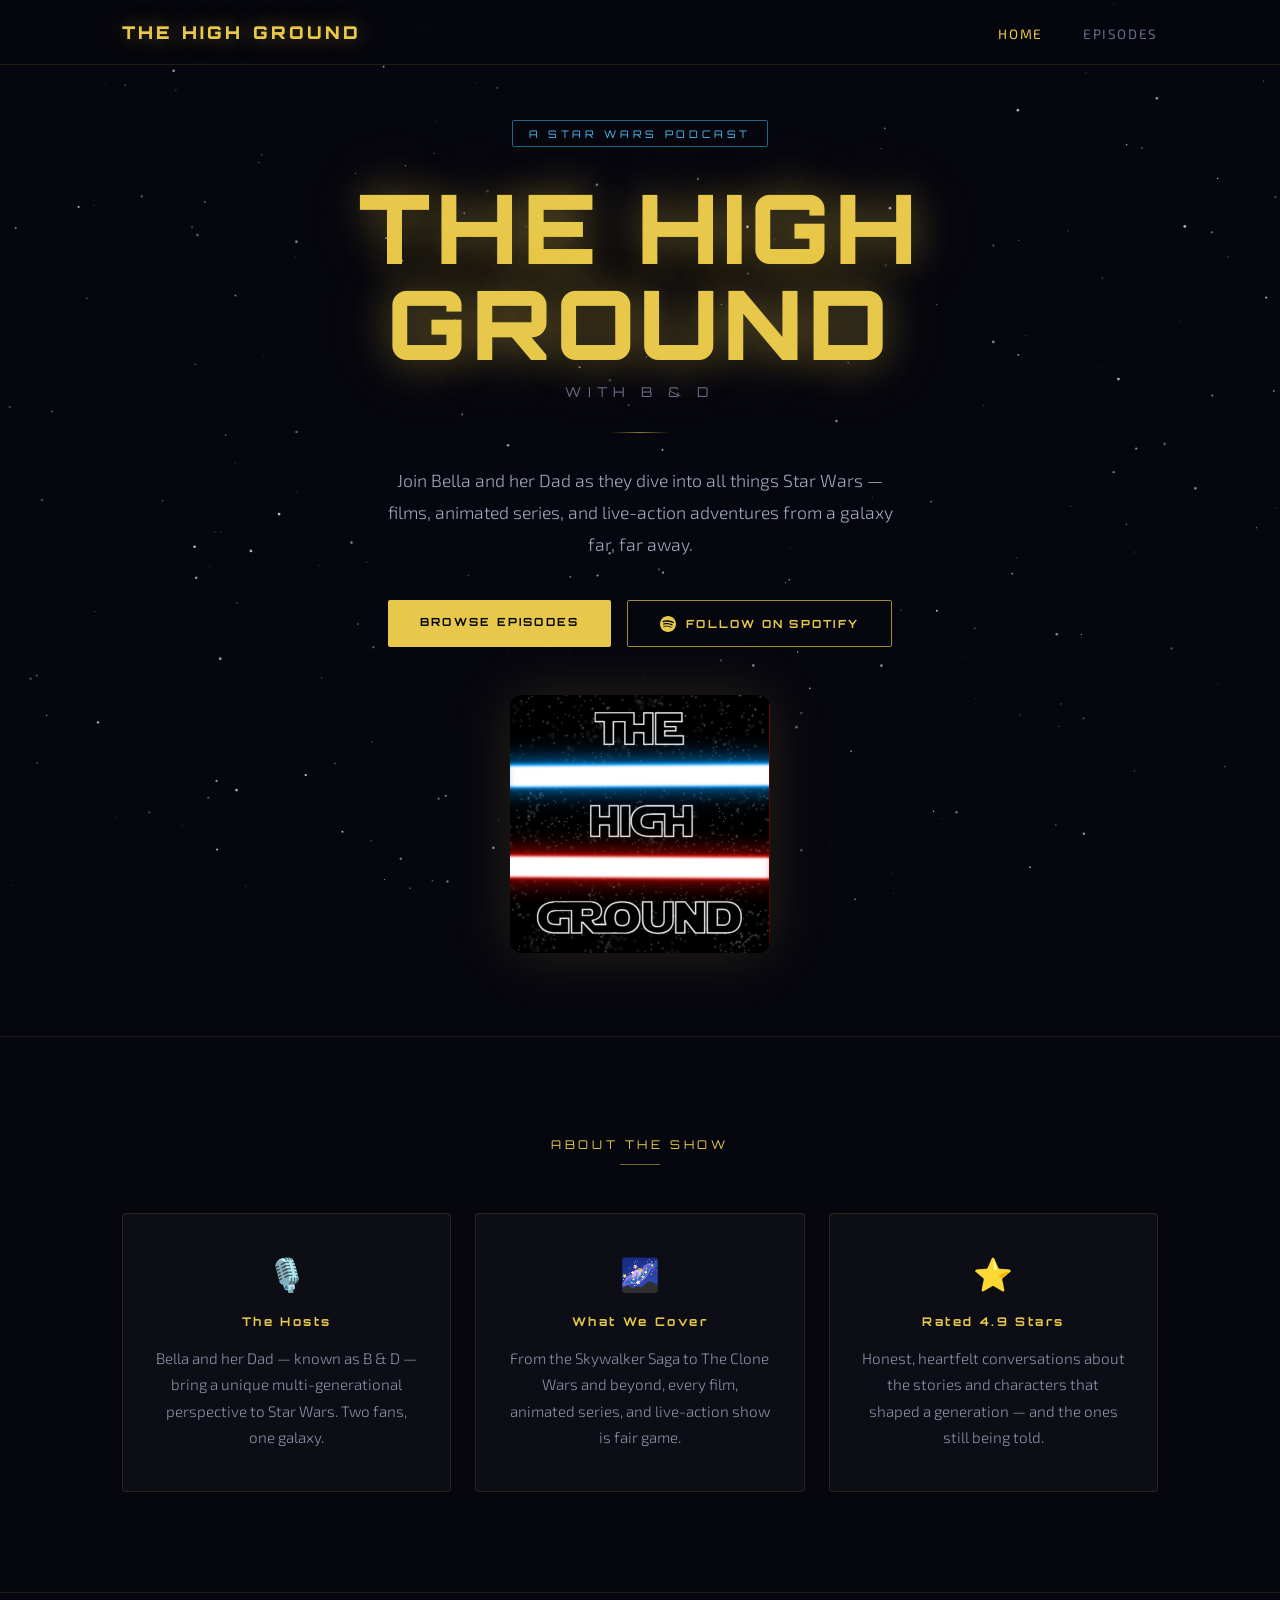
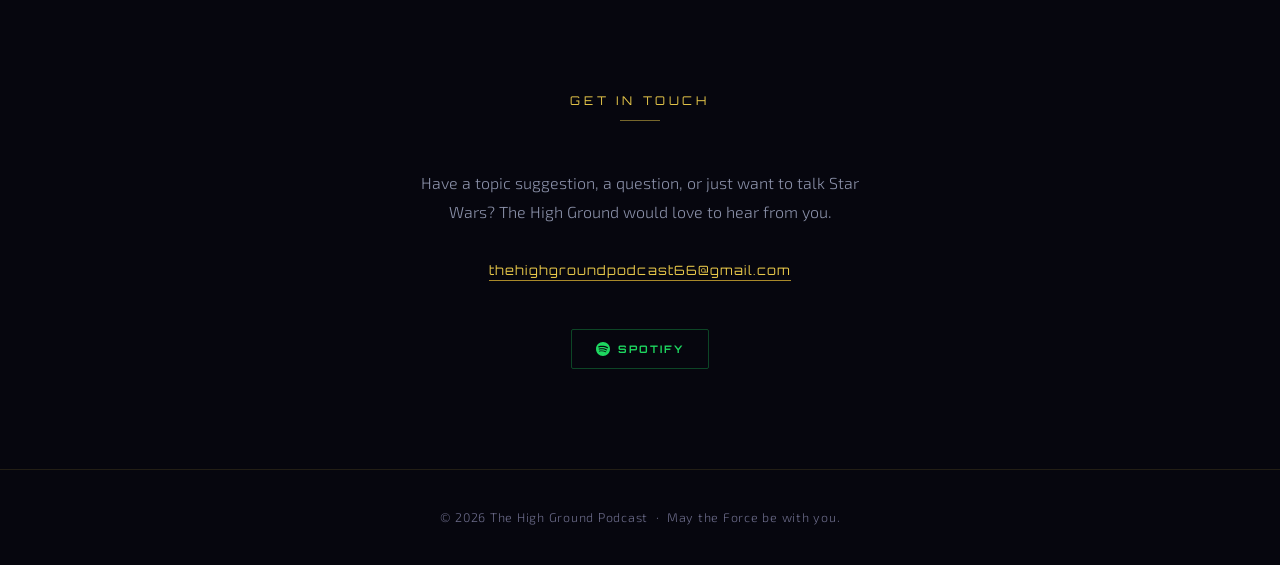
<file: index.html>
<!DOCTYPE html>
<html lang="en">
<head>
  <meta charset="UTF-8" />
  <meta name="viewport" content="width=device-width, initial-scale=1.0" />
  <title>The High Ground — A Star Wars Podcast</title>
  <meta name="description" content="The High Ground is a Star Wars podcast hosted by Bella and her Dad, exploring films, animated series, and live-action adventures in a galaxy far, far away." />
  <link rel="stylesheet" href="style.css" />
</head>
<body>

  <canvas id="starfield"></canvas>

  <nav>
    <div class="nav-inner">
      <a href="index.html" class="nav-logo">THE HIGH GROUND</a>
      <ul class="nav-links">
        <li><a href="index.html" class="active">Home</a></li>
        <li><a href="episodes.html">Episodes</a></li>
      </ul>
    </div>
  </nav>

  <section class="hero">
    <div class="hero-inner">
      <div class="hero-badge">A Star Wars Podcast</div>
      <h1 class="hero-title">THE HIGH<br>GROUND</h1>
      <p class="hero-subtitle">WITH B &amp; D</p>
      <div class="hero-divider"></div>
      <p class="hero-desc">
        Join Bella and her Dad as they dive into all things Star Wars —
        films, animated series, and live-action adventures from a galaxy
        far, far away.
      </p>
      <div class="hero-buttons">
        <a href="episodes.html" class="btn-primary">Browse Episodes</a>
        <a href="https://open.spotify.com/show/5GKii3gvd8FC4fZ7VVZdjR" target="_blank" rel="noopener" class="btn-outline">
          <svg viewBox="0 0 24 24" xmlns="http://www.w3.org/2000/svg">
            <path d="M12 0C5.4 0 0 5.4 0 12s5.4 12 12 12 12-5.4 12-12S18.66 0 12 0zm5.521 17.34c-.24.359-.66.48-1.021.24-2.82-1.74-6.36-2.101-10.561-1.141-.418.122-.779-.179-.899-.539-.12-.421.18-.78.54-.9 4.56-1.021 8.52-.6 11.64 1.32.42.18.479.659.301 1.02zm1.44-3.3c-.301.42-.841.6-1.262.3-3.239-1.98-8.159-2.58-11.939-1.38-.479.12-1.02-.12-1.14-.6-.12-.48.12-1.021.6-1.141C9.6 9.9 15 10.561 18.72 12.84c.361.181.54.78.241 1.2zm.12-3.36C15.24 8.4 8.82 8.16 5.16 9.301c-.6.179-1.2-.181-1.38-.721-.18-.601.18-1.2.72-1.381 4.26-1.26 11.28-1.02 15.721 1.621.539.3.719 1.02.419 1.56-.299.421-1.02.599-1.559.3z"/>
          </svg>
          Follow on Spotify
        </a>
      </div>
      <div class="hero-logo">
        <img src="highground.png" alt="The High Ground Podcast" />
      </div>
    </div>
  </section>

  <section class="about">
    <div class="container">
      <p class="section-title">ABOUT THE SHOW</p>
      <div class="about-grid">
        <div class="about-card">
          <div class="card-icon">🎙️</div>
          <h3>The Hosts</h3>
          <p>Bella and her Dad — known as B &amp; D — bring a unique multi-generational perspective to Star Wars. Two fans, one galaxy.</p>
        </div>
        <div class="about-card">
          <div class="card-icon">🌌</div>
          <h3>What We Cover</h3>
          <p>From the Skywalker Saga to The Clone Wars and beyond, every film, animated series, and live-action show is fair game.</p>
        </div>
        <div class="about-card">
          <div class="card-icon">⭐</div>
          <h3>Rated 4.9 Stars</h3>
          <p>Honest, heartfelt conversations about the stories and characters that shaped a generation — and the ones still being told.</p>
        </div>
      </div>
    </div>
  </section>

  <section class="contact">
    <div class="container">
      <p class="section-title">GET IN TOUCH</p>
      <p class="contact-text">
        Have a topic suggestion, a question, or just want to talk Star Wars?
        The High Ground would love to hear from you.
      </p>
      <a href="mailto:thehighgroundpodcast66@gmail.com" class="contact-email">
        thehighgroundpodcast66@gmail.com
      </a>
      <div class="social-links">
        <a href="https://open.spotify.com/show/5GKii3gvd8FC4fZ7VVZdjR" target="_blank" rel="noopener" class="social-link spotify">
          <svg viewBox="0 0 24 24" xmlns="http://www.w3.org/2000/svg">
            <path d="M12 0C5.4 0 0 5.4 0 12s5.4 12 12 12 12-5.4 12-12S18.66 0 12 0zm5.521 17.34c-.24.359-.66.48-1.021.24-2.82-1.74-6.36-2.101-10.561-1.141-.418.122-.779-.179-.899-.539-.12-.421.18-.78.54-.9 4.56-1.021 8.52-.6 11.64 1.32.42.18.479.659.301 1.02zm1.44-3.3c-.301.42-.841.6-1.262.3-3.239-1.98-8.159-2.58-11.939-1.38-.479.12-1.02-.12-1.14-.6-.12-.48.12-1.021.6-1.141C9.6 9.9 15 10.561 18.72 12.84c.361.181.54.78.241 1.2zm.12-3.36C15.24 8.4 8.82 8.16 5.16 9.301c-.6.179-1.2-.181-1.38-.721-.18-.601.18-1.2.72-1.381 4.26-1.26 11.28-1.02 15.721 1.621.539.3.719 1.02.419 1.56-.299.421-1.02.599-1.559.3z"/>
          </svg>
          Spotify
        </a>
      </div>
    </div>
  </section>

  <footer>
    <p>© 2026 The High Ground Podcast &nbsp;·&nbsp; May the Force be with you.</p>
  </footer>

  <script>
    // Starfield canvas
    (function () {
      const canvas = document.getElementById('starfield');
      const ctx = canvas.getContext('2d');
      let stars = [];

      function resize() {
        canvas.width = window.innerWidth;
        canvas.height = window.innerHeight;
      }

      function initStars() {
        stars = [];
        const count = Math.floor((canvas.width * canvas.height) / 4000);
        for (let i = 0; i < count; i++) {
          stars.push({
            x: Math.random() * canvas.width,
            y: Math.random() * canvas.height,
            r: Math.random() * 1.2 + 0.2,
            alpha: Math.random() * 0.7 + 0.15,
            speed: Math.random() * 0.015 + 0.003,
            phase: Math.random() * Math.PI * 2,
          });
        }
      }

      let frame = 0;
      function draw() {
        ctx.clearRect(0, 0, canvas.width, canvas.height);
        frame++;
        for (const s of stars) {
          const flicker = s.alpha + Math.sin(frame * s.speed + s.phase) * 0.12;
          ctx.beginPath();
          ctx.arc(s.x, s.y, s.r, 0, Math.PI * 2);
          ctx.fillStyle = `rgba(210, 220, 255, ${Math.max(0, flicker)})`;
          ctx.fill();
        }
        requestAnimationFrame(draw);
      }

      resize();
      initStars();
      draw();
      window.addEventListener('resize', () => { resize(); initStars(); });
    })();
  </script>

</body>
</html>
</file>
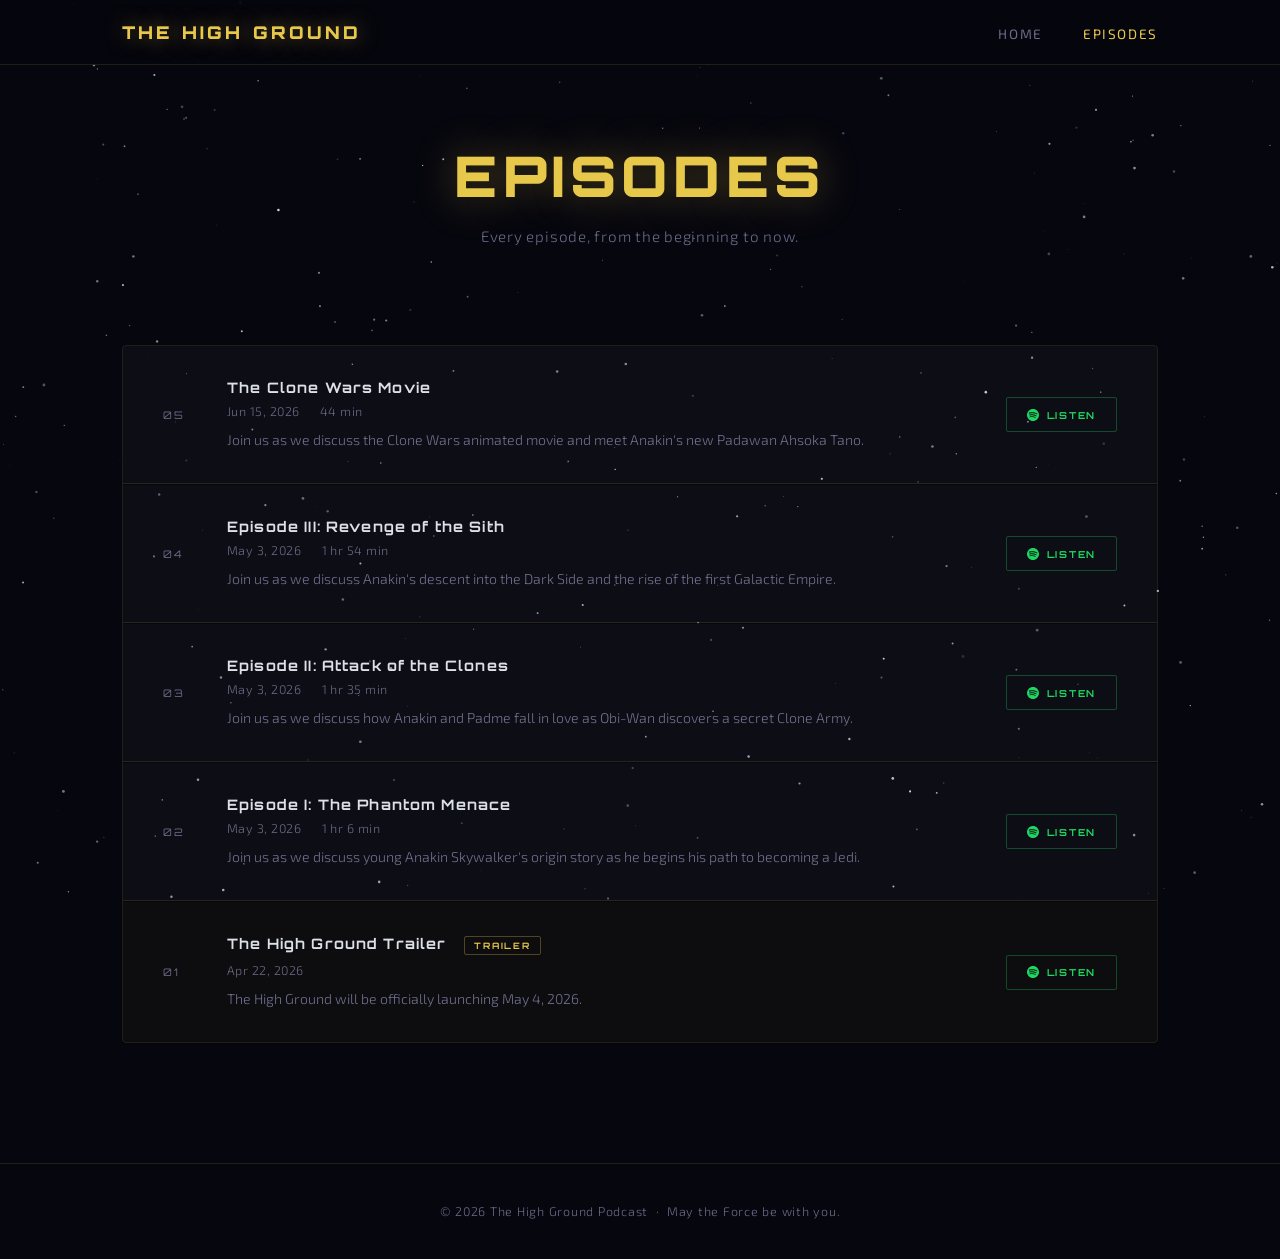
<file: episodes.html>
<!DOCTYPE html>
<html lang="en">
<head>
  <meta charset="UTF-8" />
  <meta name="viewport" content="width=device-width, initial-scale=1.0" />
  <title>Episodes — The High Ground Podcast</title>
  <meta name="description" content="Every episode of The High Ground, a Star Wars podcast with Bella and her Dad." />
  <link rel="stylesheet" href="style.css" />
</head>
<body>

  <canvas id="starfield"></canvas>

  <nav>
    <div class="nav-inner">
      <a href="index.html" class="nav-logo">THE HIGH GROUND</a>
      <ul class="nav-links">
        <li><a href="index.html">Home</a></li>
        <li><a href="episodes.html" class="active">Episodes</a></li>
      </ul>
    </div>
  </nav>

  <div class="page-hero">
    <h1>EPISODES</h1>
    <p>Every episode, from the beginning to now.</p>
  </div>

  <section class="episodes-section">
    <div class="container">
      <div class="episodes-list">

        <!-- E5 — The Clone Wars Movie -->
        <div class="episode-card">
          <div class="episode-num">05</div>
          <div class="episode-info">
            <h3>The Clone Wars Movie</h3>
            <div class="episode-meta">
              <span>Jun 15, 2026</span>
              <span>44 min</span>
            </div>
            <p class="episode-desc">Join us as we discuss the Clone Wars animated movie and meet Anakin's new Padawan Ahsoka Tano.</p>
          </div>
          <a href="https://open.spotify.com/episode/3jdsCvDqf6NmgTaAHnm8cv" target="_blank" rel="noopener" class="listen-btn">
            <svg viewBox="0 0 24 24" xmlns="http://www.w3.org/2000/svg">
              <path d="M12 0C5.4 0 0 5.4 0 12s5.4 12 12 12 12-5.4 12-12S18.66 0 12 0zm5.521 17.34c-.24.359-.66.48-1.021.24-2.82-1.74-6.36-2.101-10.561-1.141-.418.122-.779-.179-.899-.539-.12-.421.18-.78.54-.9 4.56-1.021 8.52-.6 11.64 1.32.42.18.479.659.301 1.02zm1.44-3.3c-.301.42-.841.6-1.262.3-3.239-1.98-8.159-2.58-11.939-1.38-.479.12-1.02-.12-1.14-.6-.12-.48.12-1.021.6-1.141C9.6 9.9 15 10.561 18.72 12.84c.361.181.54.78.241 1.2zm.12-3.36C15.24 8.4 8.82 8.16 5.16 9.301c-.6.179-1.2-.181-1.38-.721-.18-.601.18-1.2.72-1.381 4.26-1.26 11.28-1.02 15.721 1.621.539.3.719 1.02.419 1.56-.299.421-1.02.599-1.559.3z"/>
            </svg>
            Listen
          </a>
        </div>

        <!-- E4 — Episode III -->
        <div class="episode-card">
          <div class="episode-num">04</div>
          <div class="episode-info">
            <h3>Episode III: Revenge of the Sith</h3>
            <div class="episode-meta">
              <span>May 3, 2026</span>
              <span>1 hr 54 min</span>
            </div>
            <p class="episode-desc">Join us as we discuss Anakin's descent into the Dark Side and the rise of the first Galactic Empire.</p>
          </div>
          <a href="https://open.spotify.com/episode/4E0ujdZoa60IMNTX7hCKYF" target="_blank" rel="noopener" class="listen-btn">
            <svg viewBox="0 0 24 24" xmlns="http://www.w3.org/2000/svg">
              <path d="M12 0C5.4 0 0 5.4 0 12s5.4 12 12 12 12-5.4 12-12S18.66 0 12 0zm5.521 17.34c-.24.359-.66.48-1.021.24-2.82-1.74-6.36-2.101-10.561-1.141-.418.122-.779-.179-.899-.539-.12-.421.18-.78.54-.9 4.56-1.021 8.52-.6 11.64 1.32.42.18.479.659.301 1.02zm1.44-3.3c-.301.42-.841.6-1.262.3-3.239-1.98-8.159-2.58-11.939-1.38-.479.12-1.02-.12-1.14-.6-.12-.48.12-1.021.6-1.141C9.6 9.9 15 10.561 18.72 12.84c.361.181.54.78.241 1.2zm.12-3.36C15.24 8.4 8.82 8.16 5.16 9.301c-.6.179-1.2-.181-1.38-.721-.18-.601.18-1.2.72-1.381 4.26-1.26 11.28-1.02 15.721 1.621.539.3.719 1.02.419 1.56-.299.421-1.02.599-1.559.3z"/>
            </svg>
            Listen
          </a>
        </div>

        <!-- E3 — Episode II -->
        <div class="episode-card">
          <div class="episode-num">03</div>
          <div class="episode-info">
            <h3>Episode II: Attack of the Clones</h3>
            <div class="episode-meta">
              <span>May 3, 2026</span>
              <span>1 hr 35 min</span>
            </div>
            <p class="episode-desc">Join us as we discuss how Anakin and Padme fall in love as Obi-Wan discovers a secret Clone Army.</p>
          </div>
          <a href="https://open.spotify.com/episode/1aezFEsAGzznCd3pJBnx1t" target="_blank" rel="noopener" class="listen-btn">
            <svg viewBox="0 0 24 24" xmlns="http://www.w3.org/2000/svg">
              <path d="M12 0C5.4 0 0 5.4 0 12s5.4 12 12 12 12-5.4 12-12S18.66 0 12 0zm5.521 17.34c-.24.359-.66.48-1.021.24-2.82-1.74-6.36-2.101-10.561-1.141-.418.122-.779-.179-.899-.539-.12-.421.18-.78.54-.9 4.56-1.021 8.52-.6 11.64 1.32.42.18.479.659.301 1.02zm1.44-3.3c-.301.42-.841.6-1.262.3-3.239-1.98-8.159-2.58-11.939-1.38-.479.12-1.02-.12-1.14-.6-.12-.48.12-1.021.6-1.141C9.6 9.9 15 10.561 18.72 12.84c.361.181.54.78.241 1.2zm.12-3.36C15.24 8.4 8.82 8.16 5.16 9.301c-.6.179-1.2-.181-1.38-.721-.18-.601.18-1.2.72-1.381 4.26-1.26 11.28-1.02 15.721 1.621.539.3.719 1.02.419 1.56-.299.421-1.02.599-1.559.3z"/>
            </svg>
            Listen
          </a>
        </div>

        <!-- E2 — Episode I -->
        <div class="episode-card">
          <div class="episode-num">02</div>
          <div class="episode-info">
            <h3>Episode I: The Phantom Menace</h3>
            <div class="episode-meta">
              <span>May 3, 2026</span>
              <span>1 hr 6 min</span>
            </div>
            <p class="episode-desc">Join us as we discuss young Anakin Skywalker's origin story as he begins his path to becoming a Jedi.</p>
          </div>
          <a href="https://open.spotify.com/episode/4Ccvby4X01M58rSmIYi1Au" target="_blank" rel="noopener" class="listen-btn">
            <svg viewBox="0 0 24 24" xmlns="http://www.w3.org/2000/svg">
              <path d="M12 0C5.4 0 0 5.4 0 12s5.4 12 12 12 12-5.4 12-12S18.66 0 12 0zm5.521 17.34c-.24.359-.66.48-1.021.24-2.82-1.74-6.36-2.101-10.561-1.141-.418.122-.779-.179-.899-.539-.12-.421.18-.78.54-.9 4.56-1.021 8.52-.6 11.64 1.32.42.18.479.659.301 1.02zm1.44-3.3c-.301.42-.841.6-1.262.3-3.239-1.98-8.159-2.58-11.939-1.38-.479.12-1.02-.12-1.14-.6-.12-.48.12-1.021.6-1.141C9.6 9.9 15 10.561 18.72 12.84c.361.181.54.78.241 1.2zm.12-3.36C15.24 8.4 8.82 8.16 5.16 9.301c-.6.179-1.2-.181-1.38-.721-.18-.601.18-1.2.72-1.381 4.26-1.26 11.28-1.02 15.721 1.621.539.3.719 1.02.419 1.56-.299.421-1.02.599-1.559.3z"/>
            </svg>
            Listen
          </a>
        </div>

        <!-- E1 — Trailer -->
        <div class="episode-card trailer">
          <div class="episode-num">01</div>
          <div class="episode-info">
            <h3>
              The High Ground Trailer
              <span class="trailer-badge">TRAILER</span>
            </h3>
            <div class="episode-meta">
              <span>Apr 22, 2026</span>
            </div>
            <p class="episode-desc">The High Ground will be officially launching May 4, 2026.</p>
          </div>
          <a href="https://open.spotify.com/episode/5pxEFJo1j4zo89kGMPMt5Y" target="_blank" rel="noopener" class="listen-btn">
            <svg viewBox="0 0 24 24" xmlns="http://www.w3.org/2000/svg">
              <path d="M12 0C5.4 0 0 5.4 0 12s5.4 12 12 12 12-5.4 12-12S18.66 0 12 0zm5.521 17.34c-.24.359-.66.48-1.021.24-2.82-1.74-6.36-2.101-10.561-1.141-.418.122-.779-.179-.899-.539-.12-.421.18-.78.54-.9 4.56-1.021 8.52-.6 11.64 1.32.42.18.479.659.301 1.02zm1.44-3.3c-.301.42-.841.6-1.262.3-3.239-1.98-8.159-2.58-11.939-1.38-.479.12-1.02-.12-1.14-.6-.12-.48.12-1.021.6-1.141C9.6 9.9 15 10.561 18.72 12.84c.361.181.54.78.241 1.2zm.12-3.36C15.24 8.4 8.82 8.16 5.16 9.301c-.6.179-1.2-.181-1.38-.721-.18-.601.18-1.2.72-1.381 4.26-1.26 11.28-1.02 15.721 1.621.539.3.719 1.02.419 1.56-.299.421-1.02.599-1.559.3z"/>
            </svg>
            Listen
          </a>
        </div>

      </div>
    </div>
  </section>

  <footer>
    <p>© 2026 The High Ground Podcast &nbsp;·&nbsp; May the Force be with you.</p>
  </footer>

  <script>
    (function () {
      const canvas = document.getElementById('starfield');
      const ctx = canvas.getContext('2d');
      let stars = [];

      function resize() {
        canvas.width = window.innerWidth;
        canvas.height = window.innerHeight;
      }

      function initStars() {
        stars = [];
        const count = Math.floor((canvas.width * canvas.height) / 4000);
        for (let i = 0; i < count; i++) {
          stars.push({
            x: Math.random() * canvas.width,
            y: Math.random() * canvas.height,
            r: Math.random() * 1.2 + 0.2,
            alpha: Math.random() * 0.7 + 0.15,
            speed: Math.random() * 0.015 + 0.003,
            phase: Math.random() * Math.PI * 2,
          });
        }
      }

      let frame = 0;
      function draw() {
        ctx.clearRect(0, 0, canvas.width, canvas.height);
        frame++;
        for (const s of stars) {
          const flicker = s.alpha + Math.sin(frame * s.speed + s.phase) * 0.12;
          ctx.beginPath();
          ctx.arc(s.x, s.y, s.r, 0, Math.PI * 2);
          ctx.fillStyle = `rgba(210, 220, 255, ${Math.max(0, flicker)})`;
          ctx.fill();
        }
        requestAnimationFrame(draw);
      }

      resize();
      initStars();
      draw();
      window.addEventListener('resize', () => { resize(); initStars(); });
    })();
  </script>

</body>
</html>
</file>
<file: style.css>
@import url('https://fonts.googleapis.com/css2?family=Orbitron:wght@400;700;900&family=Exo+2:ital,wght@0,300;0,400;0,600;1,300&display=swap');

*, *::before, *::after {
  box-sizing: border-box;
  margin: 0;
  padding: 0;
}

:root {
  --gold: #e8c84a;
  --gold-dim: #a8892a;
  --blue: #4fc3f7;
  --blue-dim: #1a6a8a;
  --bg: #06060e;
  --bg-mid: #0c0c1e;
  --text: #dce0e8;
  --muted: #6a6a88;
  --card-bg: rgba(255, 255, 255, 0.03);
  --card-border: rgba(232, 200, 74, 0.12);
}

html {
  scroll-behavior: smooth;
}

body {
  background-color: var(--bg);
  color: var(--text);
  font-family: 'Exo 2', sans-serif;
  font-weight: 300;
  min-height: 100vh;
  overflow-x: hidden;
}

/* ─── STARFIELD ─────────────────────────────────────────── */

#starfield {
  position: fixed;
  top: 0;
  left: 0;
  width: 100%;
  height: 100%;
  z-index: 0;
  pointer-events: none;
}

/* ─── NAV ─────────────────────────────────────────────────── */

nav {
  position: fixed;
  top: 0;
  left: 0;
  right: 0;
  z-index: 100;
  background: rgba(6, 6, 14, 0.85);
  backdrop-filter: blur(12px);
  border-bottom: 1px solid var(--card-border);
}

.nav-inner {
  max-width: 1100px;
  margin: 0 auto;
  padding: 0 2rem;
  height: 64px;
  display: flex;
  align-items: center;
  justify-content: space-between;
}

.nav-logo {
  font-family: 'Orbitron', sans-serif;
  font-weight: 900;
  font-size: 1.1rem;
  letter-spacing: 0.18em;
  color: var(--gold);
  text-decoration: none;
  text-shadow: 0 0 20px rgba(232, 200, 74, 0.5);
}

.nav-links {
  list-style: none;
  display: flex;
  gap: 2.5rem;
}

.nav-links a {
  text-decoration: none;
  color: var(--muted);
  font-family: 'Exo 2', sans-serif;
  font-weight: 400;
  font-size: 0.85rem;
  letter-spacing: 0.12em;
  text-transform: uppercase;
  transition: color 0.2s;
}

.nav-links a:hover,
.nav-links a.active {
  color: var(--gold);
}

/* ─── LAYOUT HELPERS ──────────────────────────────────────── */

.container {
  position: relative;
  z-index: 1;
  max-width: 1100px;
  margin: 0 auto;
  padding: 0 2rem;
}

.section-title {
  font-family: 'Orbitron', sans-serif;
  font-size: 0.75rem;
  letter-spacing: 0.3em;
  color: var(--gold);
  margin-bottom: 3rem;
  text-align: center;
}

.section-title::after {
  content: '';
  display: block;
  width: 40px;
  height: 1px;
  background: var(--gold);
  margin: 0.75rem auto 0;
  opacity: 0.5;
}

/* ─── HERO ────────────────────────────────────────────────── */

.hero {
  position: relative;
  z-index: 1;
  min-height: 100vh;
  display: flex;
  align-items: center;
  justify-content: center;
  text-align: center;
  padding: 120px 2rem 80px;
}

.hero-inner {
  max-width: 760px;
}

.hero-badge {
  display: inline-block;
  font-family: 'Orbitron', sans-serif;
  font-size: 0.65rem;
  letter-spacing: 0.35em;
  color: var(--blue);
  border: 1px solid var(--blue-dim);
  padding: 0.35rem 1rem;
  border-radius: 2px;
  margin-bottom: 2rem;
  text-transform: uppercase;
}

.hero-title {
  font-family: 'Orbitron', sans-serif;
  font-weight: 900;
  font-size: clamp(2.8rem, 8vw, 6rem);
  line-height: 1;
  letter-spacing: 0.05em;
  color: var(--gold);
  text-shadow:
    0 0 40px rgba(232, 200, 74, 0.4),
    0 0 80px rgba(232, 200, 74, 0.15);
  margin-bottom: 0.75rem;
}

.hero-subtitle {
  font-family: 'Orbitron', sans-serif;
  font-size: 0.85rem;
  letter-spacing: 0.45em;
  color: var(--muted);
  margin-bottom: 2rem;
}

.hero-desc {
  font-size: 1.1rem;
  line-height: 1.8;
  color: #a0a8bc;
  max-width: 520px;
  margin: 0 auto 2.5rem;
}

.hero-divider {
  width: 60px;
  height: 1px;
  background: linear-gradient(90deg, transparent, var(--gold), transparent);
  margin: 2rem auto;
  opacity: 0.6;
}

.hero-buttons {
  display: flex;
  gap: 1rem;
  justify-content: center;
  flex-wrap: wrap;
  margin-top: 2.5rem;
}

.btn-primary {
  display: inline-block;
  background: var(--gold);
  color: #06060e;
  text-decoration: none;
  font-family: 'Orbitron', sans-serif;
  font-size: 0.7rem;
  font-weight: 700;
  letter-spacing: 0.2em;
  text-transform: uppercase;
  padding: 0.9rem 2rem;
  border-radius: 2px;
  transition: box-shadow 0.2s, transform 0.2s;
}

.btn-primary:hover {
  box-shadow: 0 0 30px rgba(232, 200, 74, 0.5);
  transform: translateY(-1px);
}

.btn-outline {
  display: inline-flex;
  align-items: center;
  gap: 0.6rem;
  border: 1px solid var(--gold-dim);
  color: var(--gold);
  text-decoration: none;
  font-family: 'Orbitron', sans-serif;
  font-size: 0.7rem;
  font-weight: 700;
  letter-spacing: 0.2em;
  text-transform: uppercase;
  padding: 0.9rem 2rem;
  border-radius: 2px;
  transition: border-color 0.2s, box-shadow 0.2s;
}

.btn-outline:hover {
  border-color: var(--gold);
  box-shadow: 0 0 20px rgba(232, 200, 74, 0.2);
}

.btn-outline svg {
  width: 16px;
  height: 16px;
  fill: currentColor;
}

.hero-logo {
  margin-top: 3rem;
}

.hero-logo img {
  width: 260px;
  max-width: 80vw;
  border-radius: 12px;
  box-shadow: 0 0 60px rgba(232, 200, 74, 0.15);
}

/* ─── ABOUT SECTION ───────────────────────────────────────── */

.about {
  position: relative;
  z-index: 1;
  padding: 100px 0;
  border-top: 1px solid var(--card-border);
}

.about-grid {
  display: grid;
  grid-template-columns: repeat(auto-fit, minmax(260px, 1fr));
  gap: 1.5rem;
}

.about-card {
  background: var(--card-bg);
  border: 1px solid var(--card-border);
  border-radius: 4px;
  padding: 2.5rem 2rem;
  text-align: center;
  transition: border-color 0.2s, background 0.2s;
}

.about-card:hover {
  border-color: rgba(232, 200, 74, 0.3);
  background: rgba(255, 255, 255, 0.05);
}

.about-card h3 {
  font-family: 'Orbitron', sans-serif;
  font-size: 0.75rem;
  letter-spacing: 0.2em;
  color: var(--gold);
  margin-bottom: 1rem;
}

.about-card p {
  font-size: 0.95rem;
  line-height: 1.75;
  color: #8a90a8;
}

.card-icon {
  font-size: 2rem;
  margin-bottom: 1.25rem;
}

/* ─── CONTACT SECTION ─────────────────────────────────────── */

.contact {
  position: relative;
  z-index: 1;
  padding: 100px 0;
  text-align: center;
  border-top: 1px solid var(--card-border);
}

.contact-text {
  font-size: 1rem;
  color: #8a90a8;
  margin-bottom: 2rem;
  max-width: 480px;
  margin-left: auto;
  margin-right: auto;
  line-height: 1.8;
}

.contact-email {
  display: inline-block;
  font-family: 'Orbitron', sans-serif;
  font-size: 0.8rem;
  letter-spacing: 0.08em;
  color: var(--gold);
  text-decoration: none;
  border-bottom: 1px solid var(--gold-dim);
  padding-bottom: 2px;
  margin-bottom: 3rem;
  transition: border-color 0.2s, color 0.2s;
}

.contact-email:hover {
  color: #fff;
  border-color: var(--gold);
}

.social-links {
  display: flex;
  gap: 1rem;
  justify-content: center;
}

.social-link {
  display: inline-flex;
  align-items: center;
  gap: 0.5rem;
  text-decoration: none;
  font-family: 'Orbitron', sans-serif;
  font-size: 0.65rem;
  font-weight: 700;
  letter-spacing: 0.2em;
  text-transform: uppercase;
  padding: 0.75rem 1.5rem;
  border-radius: 2px;
  border: 1px solid;
  transition: box-shadow 0.2s, transform 0.2s;
}

.social-link svg {
  width: 14px;
  height: 14px;
  fill: currentColor;
}

.social-link.spotify {
  color: #1ed760;
  border-color: rgba(30, 215, 96, 0.3);
}

.social-link.spotify:hover {
  box-shadow: 0 0 20px rgba(30, 215, 96, 0.25);
  transform: translateY(-1px);
}

/* ─── FOOTER ──────────────────────────────────────────────── */

footer {
  position: relative;
  z-index: 1;
  text-align: center;
  padding: 2.5rem 1rem;
  border-top: 1px solid var(--card-border);
  font-size: 0.78rem;
  color: var(--muted);
  letter-spacing: 0.06em;
}

/* ─── EPISODES PAGE ───────────────────────────────────────── */

.page-hero {
  position: relative;
  z-index: 1;
  padding: 140px 2rem 80px;
  text-align: center;
}

.page-hero h1 {
  font-family: 'Orbitron', sans-serif;
  font-weight: 900;
  font-size: clamp(2rem, 5vw, 3.5rem);
  letter-spacing: 0.1em;
  color: var(--gold);
  text-shadow: 0 0 40px rgba(232, 200, 74, 0.35);
  margin-bottom: 1rem;
}

.page-hero p {
  font-size: 0.95rem;
  color: var(--muted);
  letter-spacing: 0.05em;
}

.episodes-section {
  position: relative;
  z-index: 1;
  padding: 20px 0 120px;
}

.episodes-list {
  display: flex;
  flex-direction: column;
  gap: 1px;
  border: 1px solid var(--card-border);
  border-radius: 4px;
  overflow: hidden;
}

.episode-card {
  background: var(--card-bg);
  padding: 2rem 2.5rem;
  display: grid;
  grid-template-columns: auto 1fr auto;
  gap: 2rem;
  align-items: center;
  border-bottom: 1px solid var(--card-border);
  transition: background 0.2s;
}

.episode-card:last-child {
  border-bottom: none;
}

.episode-card:hover {
  background: rgba(232, 200, 74, 0.04);
}

.episode-num {
  font-family: 'Orbitron', sans-serif;
  font-size: 0.65rem;
  color: var(--muted);
  letter-spacing: 0.15em;
  min-width: 32px;
}

.episode-info h3 {
  font-family: 'Orbitron', sans-serif;
  font-size: 0.9rem;
  font-weight: 700;
  letter-spacing: 0.08em;
  color: var(--text);
  margin-bottom: 0.5rem;
}

.episode-meta {
  display: flex;
  gap: 1.25rem;
  font-size: 0.78rem;
  color: var(--muted);
  letter-spacing: 0.04em;
}

.episode-meta span {
  display: flex;
  align-items: center;
  gap: 0.3rem;
}

.episode-desc {
  font-size: 0.88rem;
  color: #707090;
  line-height: 1.6;
  margin-top: 0.6rem;
}

.listen-btn {
  display: inline-flex;
  align-items: center;
  gap: 0.5rem;
  text-decoration: none;
  background: transparent;
  color: #1ed760;
  border: 1px solid rgba(30, 215, 96, 0.3);
  font-family: 'Orbitron', sans-serif;
  font-size: 0.6rem;
  font-weight: 700;
  letter-spacing: 0.18em;
  text-transform: uppercase;
  padding: 0.65rem 1.25rem;
  border-radius: 2px;
  white-space: nowrap;
  transition: box-shadow 0.2s, border-color 0.2s;
}

.listen-btn:hover {
  border-color: rgba(30, 215, 96, 0.7);
  box-shadow: 0 0 16px rgba(30, 215, 96, 0.2);
}

.listen-btn svg {
  width: 12px;
  height: 12px;
  fill: currentColor;
}

/* trailer card */
.episode-card.trailer {
  background: rgba(232, 200, 74, 0.03);
}

.trailer-badge {
  display: inline-block;
  font-family: 'Orbitron', sans-serif;
  font-size: 0.55rem;
  letter-spacing: 0.2em;
  color: var(--gold);
  border: 1px solid rgba(232, 200, 74, 0.3);
  padding: 0.2rem 0.6rem;
  border-radius: 2px;
  margin-left: 0.75rem;
  vertical-align: middle;
}

/* ─── RESPONSIVE ──────────────────────────────────────────── */

@media (max-width: 700px) {
  .nav-logo {
    font-size: 0.85rem;
  }

  .episode-card {
    grid-template-columns: 1fr;
    gap: 1rem;
    padding: 1.5rem;
  }

  .episode-num {
    display: none;
  }

  .listen-btn {
    width: fit-content;
  }

  .about-grid {
    grid-template-columns: 1fr;
  }
}
</file>
